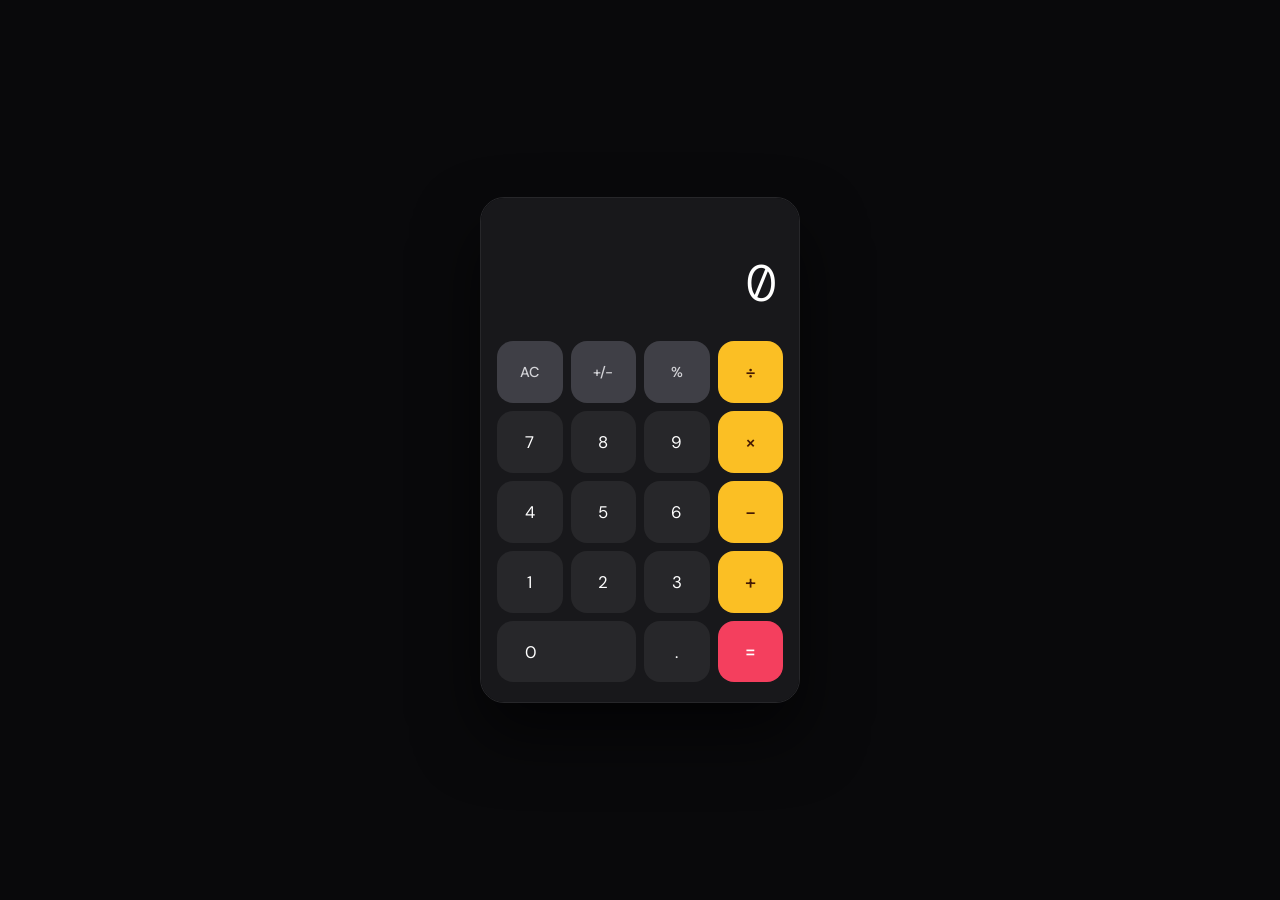
<file: index.html>
<!DOCTYPE html>
<html lang="en">
<head>
  <meta charset="UTF-8" />
  <meta name="viewport" content="width=device-width, initial-scale=1.0"/>
  <title>Calculator</title>
  <link rel="stylesheet" href="style.css"/>
  <script src="script.js" defer></script>
  <link href="https://fonts.googleapis.com/css2?family=DM+Mono:wght@300;400;500&family=DM+Sans:wght@300;400;500&display=swap" rel="stylesheet"/>
</head>
<body>

  <div class="calculator">

    <div class="display">
      <div class="expression" id="expression"></div>
      <div class="result" id="result">0</div>
    </div>

    <div class="buttons">

      <button class="btn btn-utility" data-action="clear">AC</button>
      <button class="btn btn-utility" data-action="sign">+/−</button>
      <button class="btn btn-utility" data-action="percent">%</button>
      <button class="btn btn-operator" data-action="operator" data-value="÷">÷</button>

      <button class="btn btn-number" data-action="number" data-value="7">7</button>
      <button class="btn btn-number" data-action="number" data-value="8">8</button>
      <button class="btn btn-number" data-action="number" data-value="9">9</button>
      <button class="btn btn-operator" data-action="operator" data-value="×">×</button>

      <button class="btn btn-number" data-action="number" data-value="4">4</button>
      <button class="btn btn-number" data-action="number" data-value="5">5</button>
      <button class="btn btn-number" data-action="number" data-value="6">6</button>
      <button class="btn btn-operator" data-action="operator" data-value="−">−</button>

      <button class="btn btn-number" data-action="number" data-value="1">1</button>
      <button class="btn btn-number" data-action="number" data-value="2">2</button>
      <button class="btn btn-number" data-action="number" data-value="3">3</button>
      <button class="btn btn-operator" data-action="operator" data-value="+">+</button>

      <button class="btn btn-number btn-zero" data-action="number" data-value="0">0</button>
      <button class="btn btn-number" data-action="decimal">.</button>
      <button class="btn btn-equals" data-action="equals">=</button>

    </div>
  </div>

</body>
</html>
</file>
<file: style.css>
/* ── Fonts ── */
@import url('https://fonts.googleapis.com/css2?family=DM+Mono:wght@300;400;500&family=DM+Sans:wght@300;400;500&display=swap');

/* ── Reset ── */
*, *::before, *::after {
  box-sizing: border-box;
  margin: 0;
  padding: 0;
}

/* ── Page ── */
body {
  font-family: 'DM Sans', sans-serif;
  min-height: 100vh;
  background-color: #09090b;
  display: flex;
  align-items: center;
  justify-content: center;
  padding: 1rem;
}

/* ── Calculator shell ── */
.calculator {
  width: 320px;
  border-radius: 24px;
  overflow: hidden;
  border: 1px solid #27272a;
  box-shadow: 0 32px 64px rgba(0, 0, 0, 0.6);
}

/* ── Display ── */
.display {
  background-color: #18181b;
  padding: 2rem 1.5rem 1.25rem;
  text-align: right;
}

.expression {
  font-family: 'DM Mono', monospace;
  font-size: 0.85rem;
  color: #71717a;
  letter-spacing: 0.04em;
  min-height: 20px;
  margin-bottom: 0.5rem;
  white-space: nowrap;
  overflow: hidden;
  text-overflow: ellipsis;
}

.result {
  font-family: 'DM Mono', monospace;
  font-size: 3.2rem;
  font-weight: 300;
  color: #ffffff;
  line-height: 1;
  letter-spacing: -2px;
}

/* ── Button grid ── */
.buttons {
  background-color: #18181b;
  padding: 0.75rem 1rem 1.25rem;
  display: grid;
  grid-template-columns: repeat(4, 1fr);
  gap: 8px;
}

/* ── Base button ── */
.btn {
  border: none;
  border-radius: 16px;
  padding: 18px 0;
  font-family: 'DM Sans', sans-serif;
  font-size: 1.05rem;
  font-weight: 400;
  cursor: pointer;
  transition: background-color 0.1s ease, transform 0.08s ease;
  outline: none;
}

.btn:active {
  transform: scale(0.93);
}

/* ── Number buttons ── */
.btn-number {
  background-color: #27272a;
  color: #ffffff;
}

.btn-number:hover {
  background-color: #3f3f46;
}

/* ── Utility buttons (AC, +/-, %) ── */
.btn-utility {
  background-color: #3f3f46;
  color: #d4d4d8;
  font-size: 0.9rem;
  font-weight: 500;
}

.btn-utility:hover {
  background-color: #52525b;
}

/* ── Operator buttons (÷ × − +) ── */
.btn-operator {
  background-color: #fbbf24;
  color: #451a03;
  font-size: 1.25rem;
  font-weight: 500;
}

.btn-operator:hover {
  background-color: #fcd34d;
}

/* ── Equals button ── */
.btn-equals {
  background-color: #f43f5e;
  color: #ffffff;
  font-size: 1.2rem;
  font-weight: 500;
}

.btn-equals:hover {
  background-color: #fb7185;
}

/* ── Zero button (spans 2 columns) ── */
.btn-zero {
  grid-column: span 2;
  text-align: left;
  padding-left: 28px;
}
</file>
